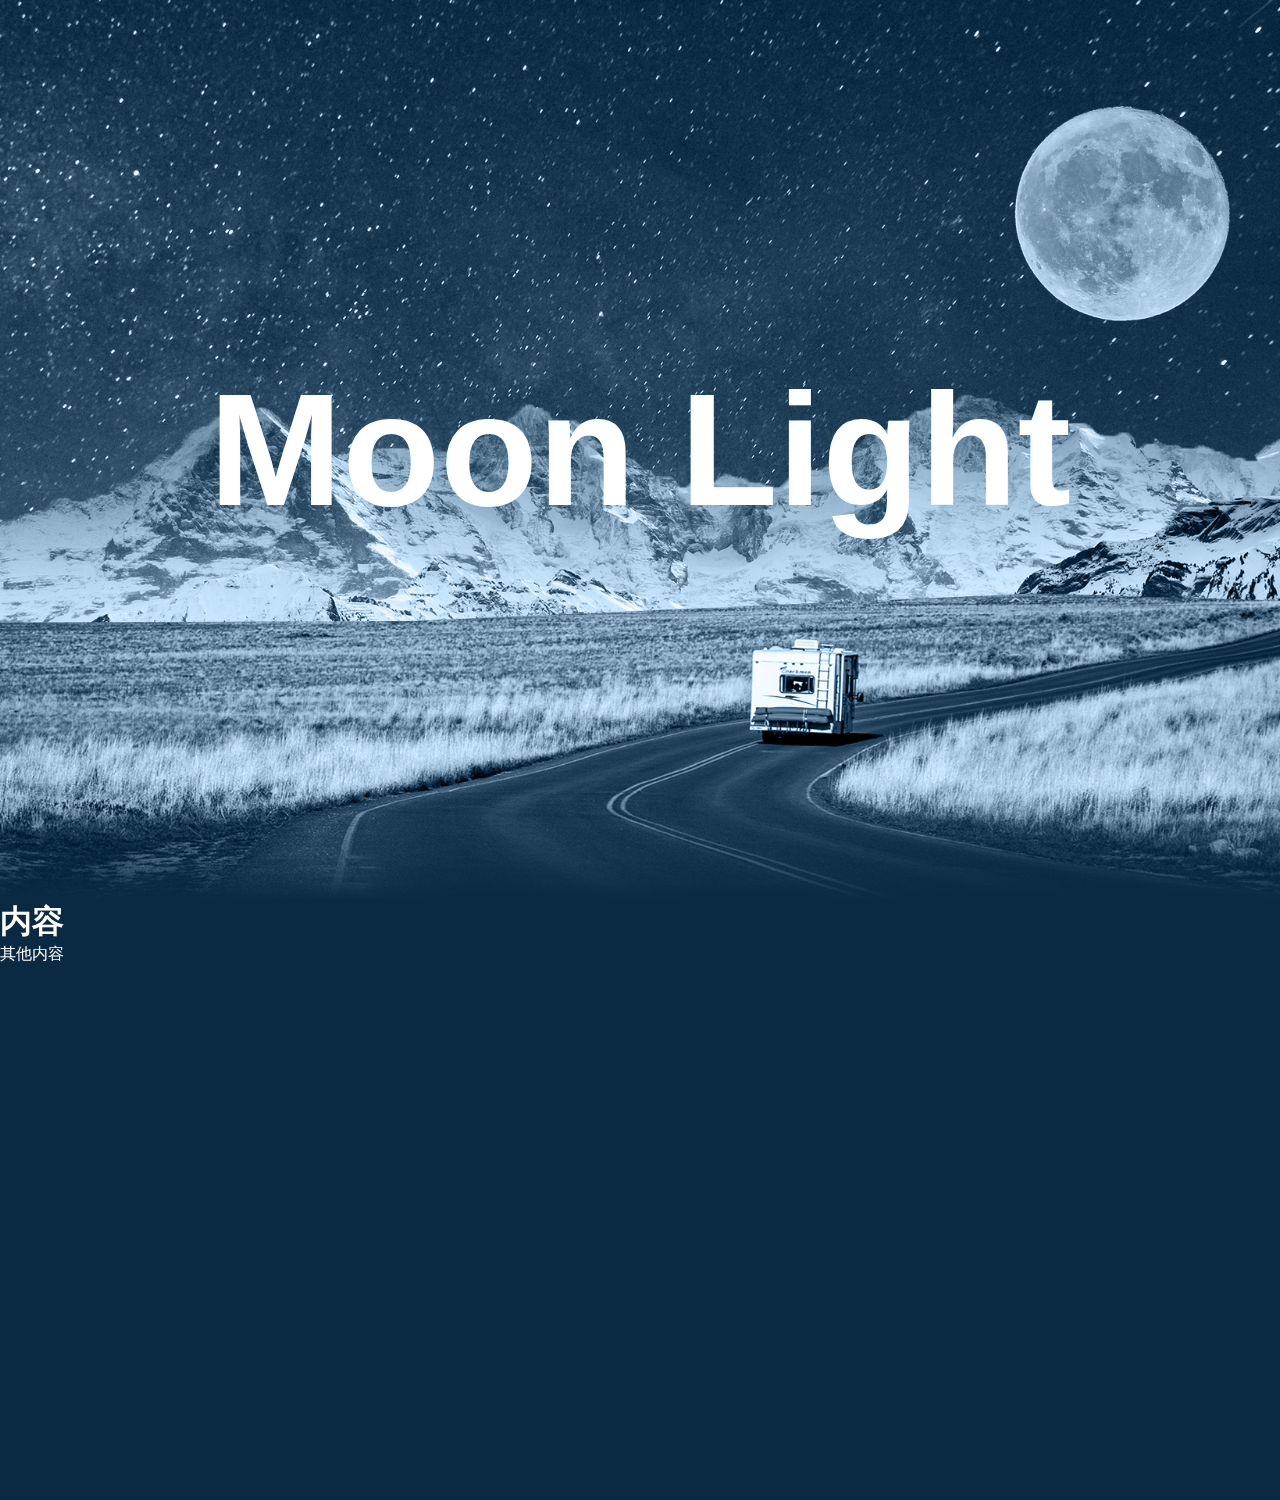
<file: 01-滚动视差/index/index.html>
<!DOCTYPE html>
<html lang="en">
<head>
    <meta charset="UTF-8">
    <title>滚动视差</title>
  <style>
    @import "../CSS/style.css";
  </style>
  <script type="text/javascript" src="../Script/jquery-3.5.1.min.js"></script>
    <script>

        $(function (){
            let bg =$("#bg")
            let moon =$("#moon")
            let mountain =$("#mountain")
            let road =$("#road")
            let text =$("#text")

        });


        window.addEventListener('scroll',function (){
            //窗口滑动值
           var value = window.scrollY;
           //可以用日志查看:console.log(value)
           bg.style.top = value * 0.5 + 'px';
           moon.style.left = -value * 0.5 + 'px';
           mountain.style.top = -value * 0.15 + 'px';
           road.style.top = value * 0.15 + 'px';
           text.style.top = value * 1 + 'px';


        });
    </script>
</head>
<body>

    <section>
        <img src="../img/bg.jpg" id="bg">
        <img src="../img/moon.png" id="moon">
        <img src="../img/mountain.png" id="mountain">
        <img src="../img/road.png" id="road">
        <h2 id="text">Moon Light</h2>
    </section>
        <div>
            <h1 style="color: white">
                内容
            </h1>
        </div>
        <div style="color: white">
            其他内容
        </div>
</body>
</html>
</file>
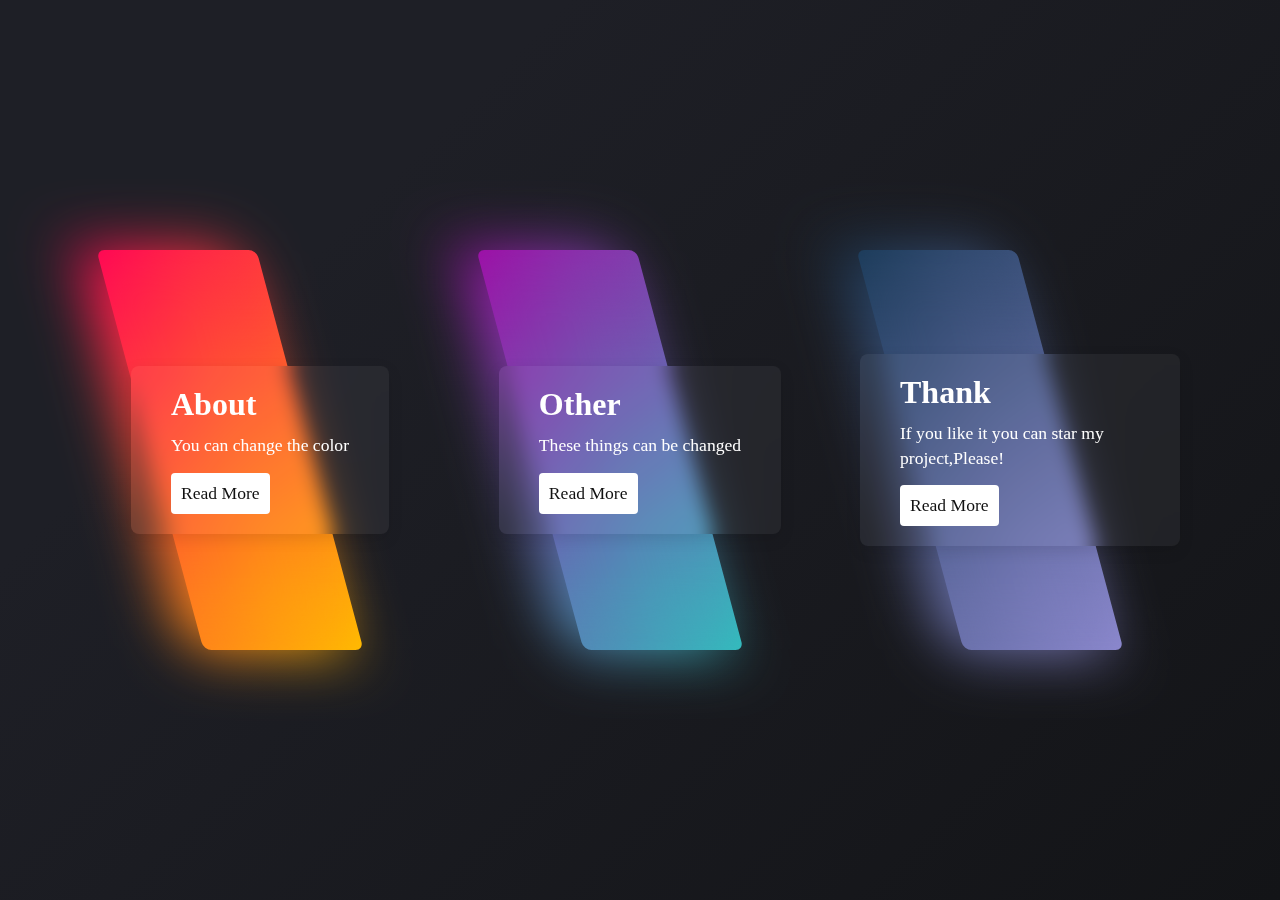
<file: 02-发光动态卡片/index/index.html>
<!DOCTYPE html>
<html lang="en">
<head>
    <meta charset="UTF-8">
    <title>发光动态卡片</title>
  <style>
    @import "../CSS/style.css";
  </style>
</head>
<body>
    <div class="container">
        <div class="box">
            <span></span>
            <div class="content">
                <h2>About</h2>
                <p>You can change the color</p>
                <a href="#">Read More</a>
            </div>
        </div>

        <div class="box">
            <span></span>
            <div class="content">
                <h2>Other</h2>
                <p>These things can be changed</p>
                <a href="#">Read More</a>
            </div>
        </div>

        <div class="box">
            <span></span>
            <div class="content">
                <h2>Thank</h2>
                <p>If you like it you can star my project,Please!</p>
                <a href="#">Read More</a>
            </div>
        </div>
    </div>



</body>
</html>
</file>
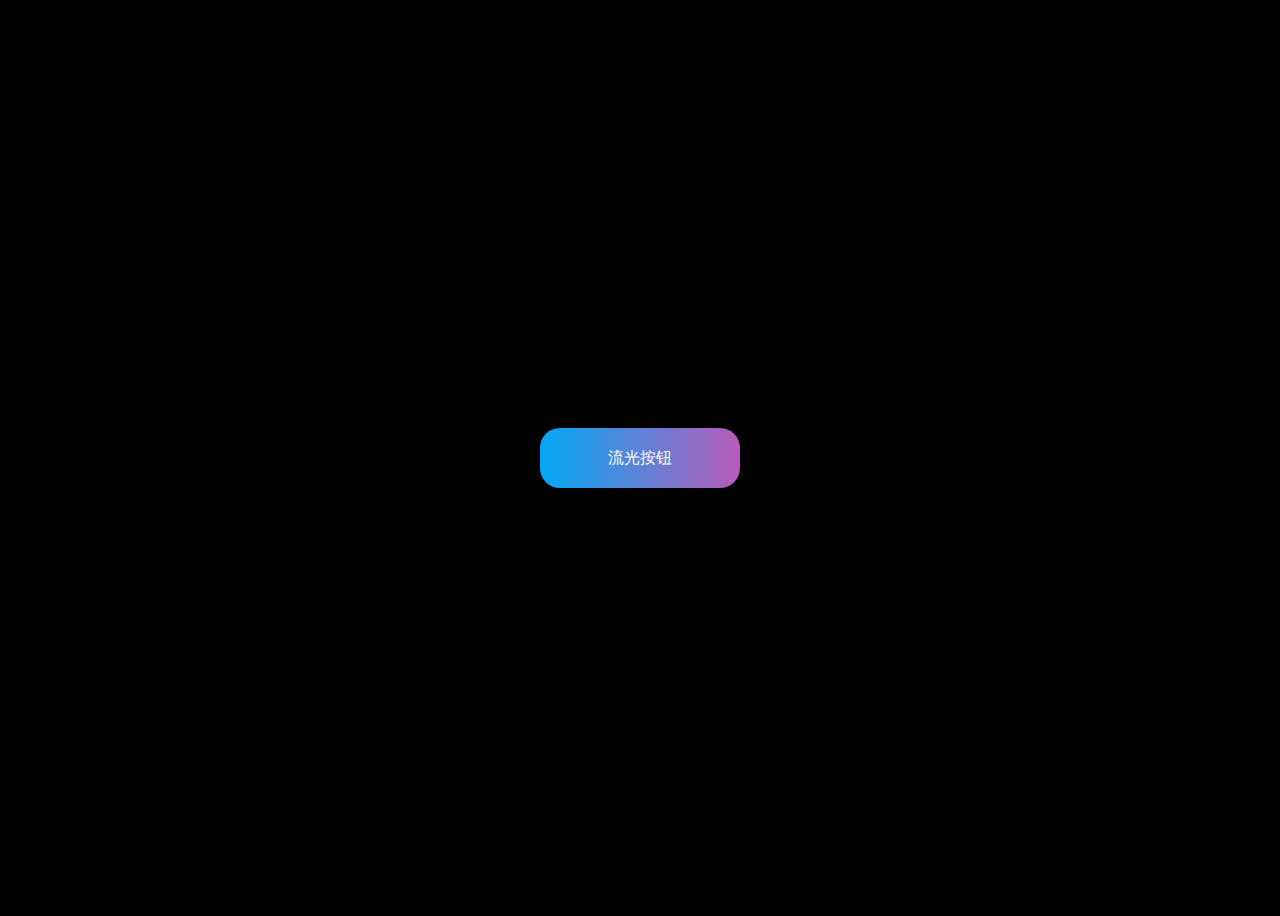
<file: 04-流光按钮/index/index.html>
<!DOCTYPE html>
<html lang="en">
<head>
    <meta charset="UTF-8">
    <title>流光按钮</title>
  <style>
    @import "../CSS/style.css";
  </style>
</head>
<body>
    <a href="#" id="btn">流光按钮</a>
</body>
</html>
</file>
